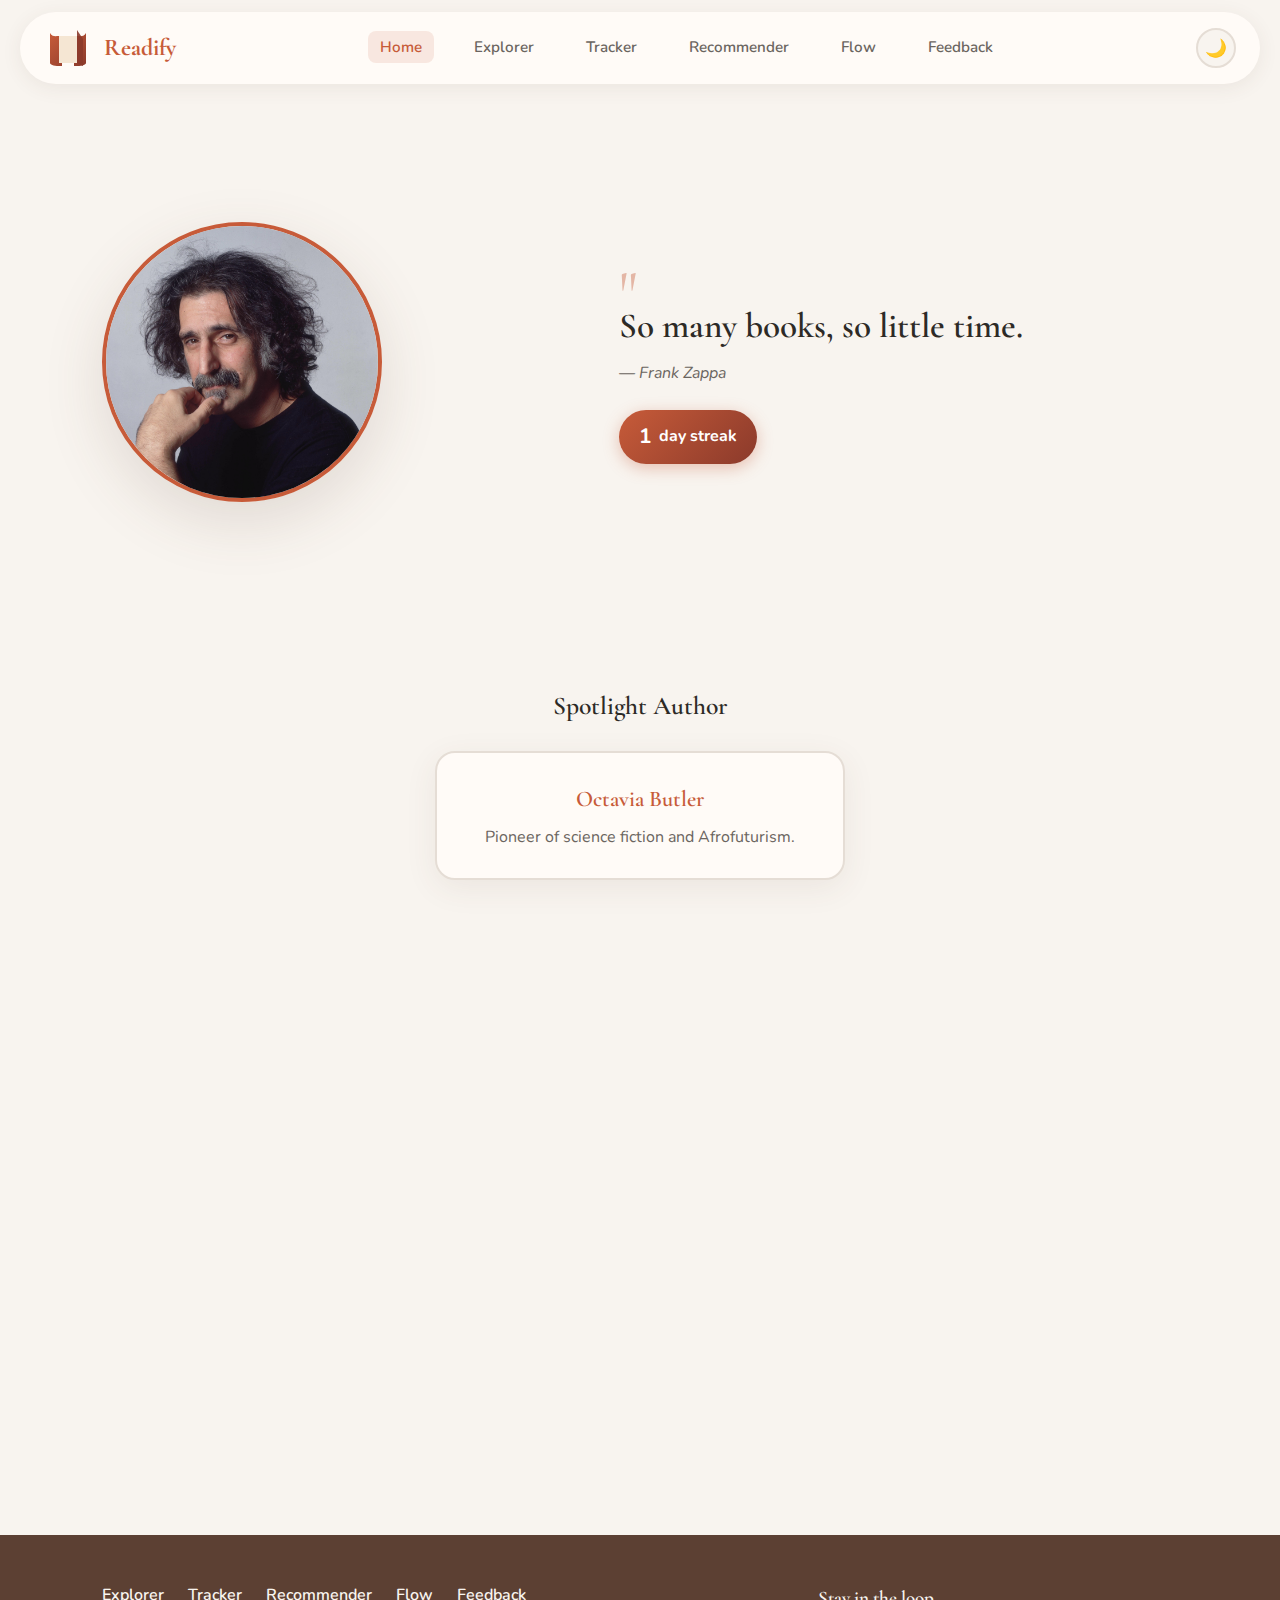
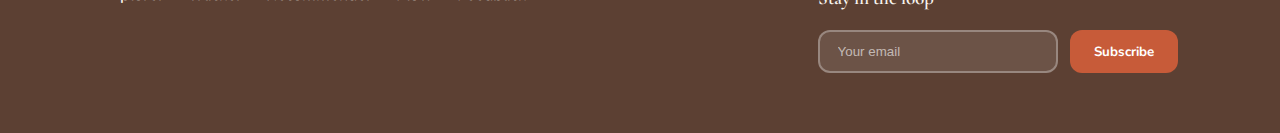
<file: index.html>
<!DOCTYPE html>
<html lang="en">
<head>
  <meta charset="UTF-8">
  <meta name="viewport" content="width=device-width, initial-scale=1.0">
  <meta name="description" content="Readify – Your cosy corner for book discovery, reading habits, and mindful reading sessions.">
  <title>Readify | Home</title>
  <link rel="stylesheet" href="Main.css">
  <link rel="stylesheet" href="Home.css">
  <link rel="icon" type="image/svg+xml" href="readify-logo.svg">
  <link rel="manifest" href="manifest.json">
</head>
<body>
<div id="page-loader" class="page-loader">
  <div class="loader-spinner"></div>
  <p>Loading...</p>
</div>
<header class="header">
  <a href="index.html" class="logo-link">
    <img src="readify-logo.svg" alt="Readify" class="logo">
    <span class="logo-text">Readify</span>
  </a>
  <nav class="nav">
    <ul class="nav-links">
      <li><a class="active" href="index.html">Home</a></li>
      <li><a href="Explorer_Page.html">Explorer</a></li>
      <li><a href="Tracker_Page.html">Tracker</a></li>
      <li><a href="Recommender_page.html">Recommender</a></li>
      <li><a href="Flow_Page.html">Flow</a></li>
      <li><a href="Feedback_Page.html">Feedback</a></li>
    </ul>
  </nav>
  <div class="header-actions">
    <button class="theme-toggle" type="button" onclick="toggleDarkMode()" aria-label="Toggle dark mode">🌙</button>
    <button class="hamburger" type="button" onclick="toggleMenu()" aria-label="Toggle menu">☰</button>
  </div>
</header>

<section class="hero">
  <div class="hero-image">
    <img id="quote-photo" src="https://i.pravatar.cc/300?img=1" alt="Author">
  </div>
  <div class="hero-text">
    <span class="quote-mark">"</span>
    <h1 id="quote-text">One must always be careful of books, and what is inside them.</h1>
    <p id="quote-author" class="quote-author">— Cassandra Clare</p>
    <div id="streakBadge" class="streak-badge">
      <span id="streakCount">0</span> day streak
    </div>
  </div>
</section>

<section class="author-of-day reveal-on-scroll">
  <h2>Spotlight Author</h2>
  <div class="author-card">
    <h3 id="author-name">—</h3>
    <p id="author-desc">—</p>
  </div>
</section>

<section class="features reveal-on-scroll">
  <h2>What You Can Do</h2>

  <div class="features-container">

    <a href="Explorer_Page.html" class="feature-link">
      <div class="feature-card">
        <div class="icon">📚</div>
        <h3>Explore Books</h3>
        <p>Browse our collection and filter by genre, title, or author to find your next read.</p>
      </div>
    </a>

    <a href="Tracker_Page.html" class="feature-link">
      <div class="feature-card">
        <div class="icon">📊</div>
        <h3>Track Progress</h3>
        <p>Log your pages and reading speed to see your completion % and estimated finish date.</p>
      </div>
    </a>

    <a href="Recommender_Page.html" class="feature-link">
      <div class="feature-card">
        <div class="icon">🎲</div>
        <h3>Get Recommendations</h3>
        <p>Pick genre and length – we'll randomly suggest a book and you can save it to your list.</p>
      </div>
    </a>

    <a href="Flow_Page.html" class="feature-link">
      <div class="feature-card">
        <div class="icon">🎧</div>
        <h3>Reading Flow</h3>
        <p>Turn on ambient sounds, track finished books, and focus on your reading sessions.</p>
      </div>
    </a>

  </div>
</section>


<footer class="footer">
  <div class="footer-links">
    <a href="Explorer_Page.html">Explorer</a>
    <a href="Tracker_Page.html">Tracker</a>
    <a href="Recommender_page.html">Recommender</a>
    <a href="Flow_Page.html">Flow</a>
    <a href="Feedback_Page.html">Feedback</a>
  </div>
  <div class="newsletter">
    <h3>Stay in the loop</h3>
    <form id="newsletterForm" onsubmit="saveEmail(); return false;">
      <input type="email" id="email" placeholder="Your email" required aria-label="Email address">
      <button type="submit">Subscribe</button>
    </form>
    <p id="msg" class="newsletter-msg"></p>
  </div>
</footer>

<script src="Main.js"></script>
</body>
</html>
</file>
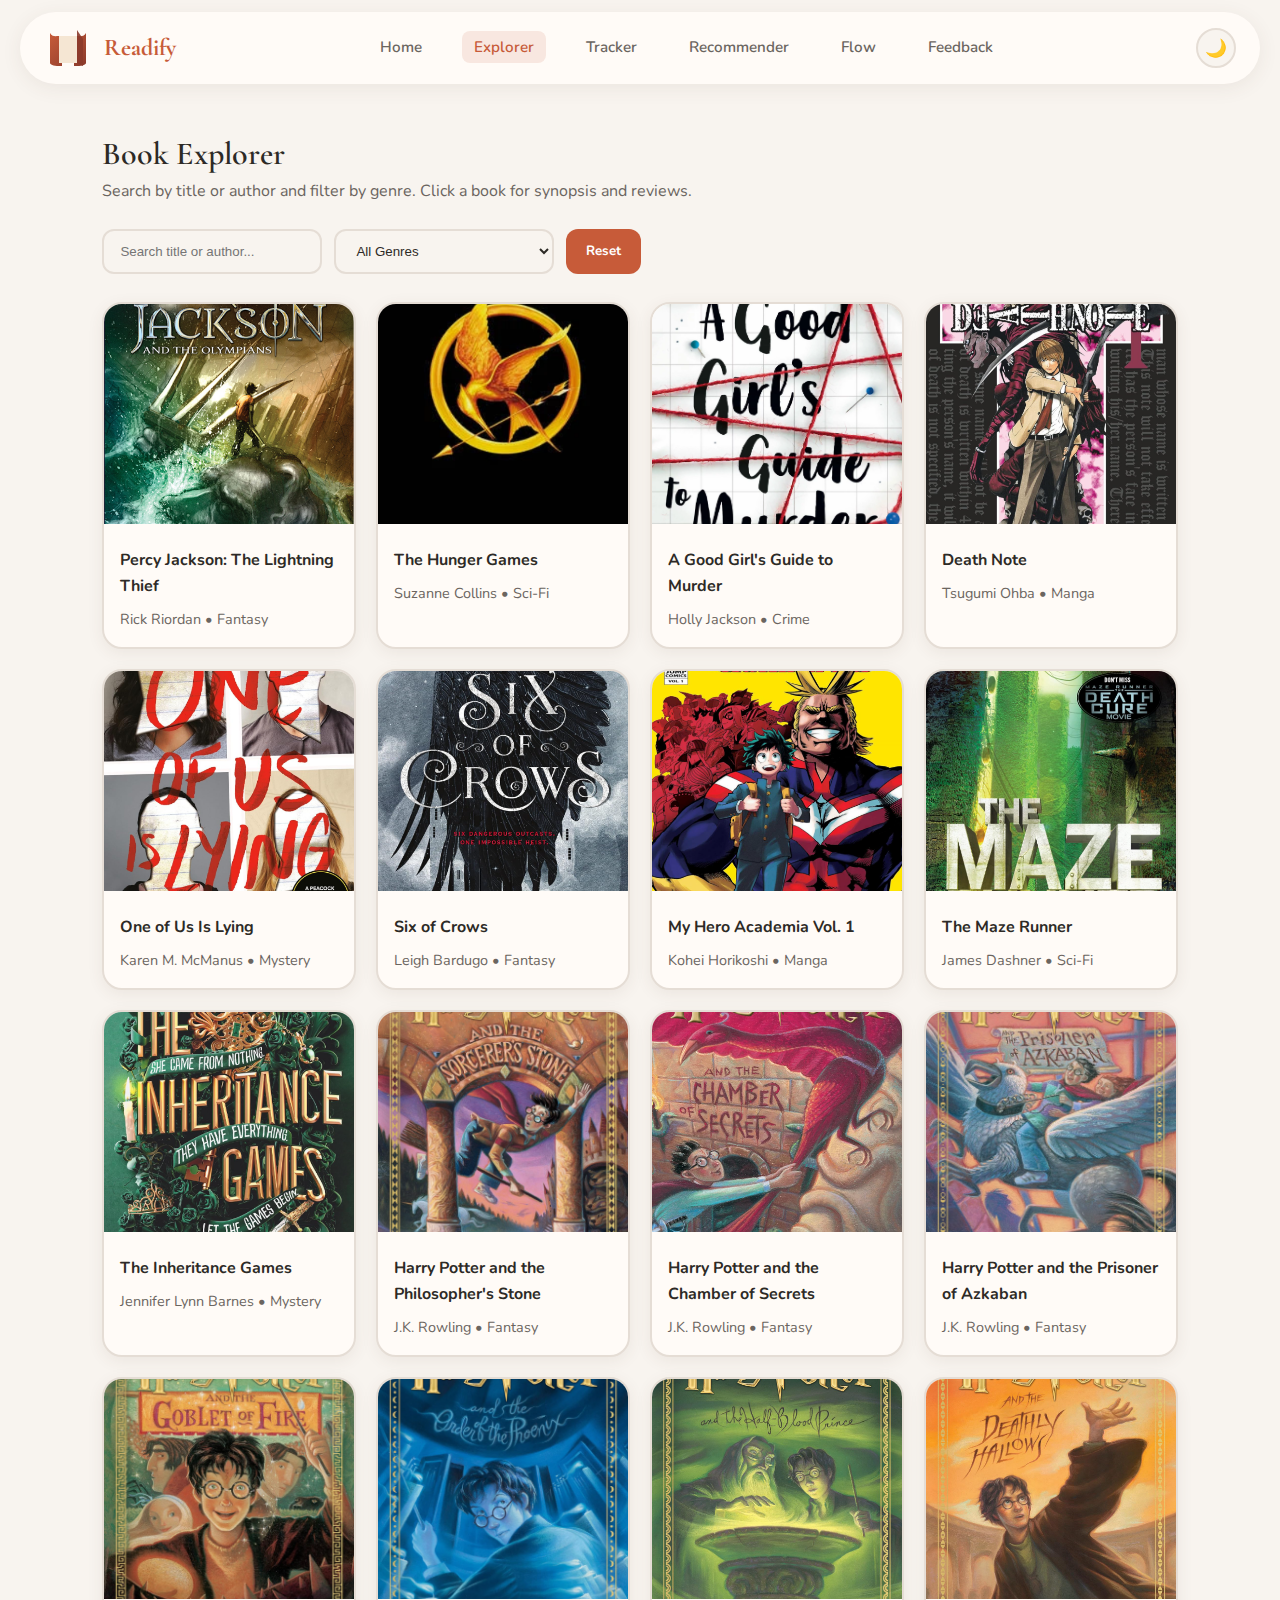
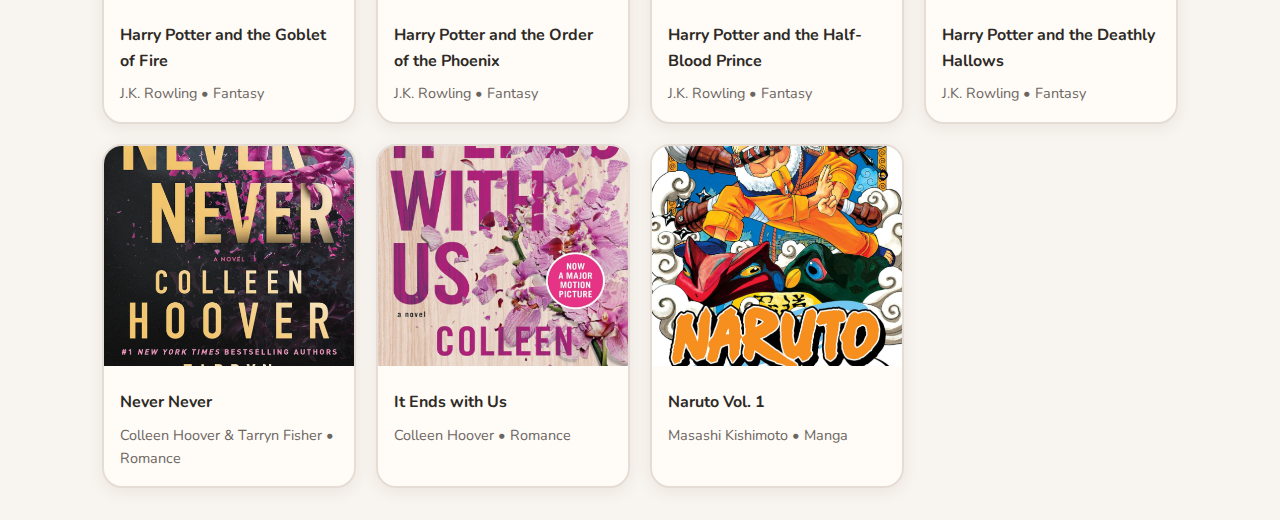
<file: Explorer_Page.html>
<!DOCTYPE html>
<html lang="en">
<head>
  <meta charset="UTF-8" />
  <meta name="viewport" content="width=device-width, initial-scale=1.0" />
  <title>Readify | Explorer</title>

  <link rel="stylesheet" href="Main.css">
  <link rel="stylesheet" href="Explorer.css">
  <link rel="icon" type="image/svg+xml" href="readify-logo.svg">
  <link rel="manifest" href="manifest.json">
</head>
<body>
<div id="page-loader" class="page-loader">
  <div class="loader-spinner"></div>
  <p>Loading...</p>
</div>
<header class="header">
  <a href="index.html" class="logo-link">
    <img src="readify-logo.svg" alt="Readify" class="logo">
    <span class="logo-text">Readify</span>
  </a>
  <nav class="nav">
    <ul class="nav-links">
      <li><a href="index.html">Home</a></li>
      <li><a class="active" href="Explorer_Page.html">Explorer</a></li>
      <li><a href="Tracker_Page.html">Tracker</a></li>
      <li><a href="Recommender_page.html">Recommender</a></li>
      <li><a href="Flow_Page.html">Flow</a></li>
      <li><a href="Feedback_Page.html">Feedback</a></li>
    </ul>
  </nav>
  <div class="header-actions">
    <button class="theme-toggle" type="button" onclick="toggleDarkMode()" aria-label="Toggle dark mode">🌙</button>
    <button class="hamburger" type="button" onclick="toggleMenu()" aria-label="Toggle menu">☰</button>
  </div>
</header>

<main class="container">
  <section class="page-head reveal-on-scroll">
    <h1>Book Explorer</h1>
    <p>Search by title or author and filter by genre. Click a book for synopsis and reviews.</p>
  </section>

  <section class="filters">
    <input id="searchInput" type="text" placeholder="Search title or author...">
    <select id="genreSelect">
      <option value="All">All Genres</option>
      <option value="Fantasy">Fantasy</option>
      <option value="Sci-Fi">Sci-Fi</option>
      <option value="Mystery">Mystery</option>
      <option value="Crime">Crime</option>
      <option value="Romance">Romance</option>
      <option value="Manga">Manga</option>
    </select>
    <button id="resetBtn" type="button">Reset</button>
  </section>

  <section>
    <div id="booksGrid" class="books-grid"></div>
  </section>
</main>

<!-- Modal -->
<div id="bookModal" class="modal" aria-hidden="true">
  <div class="modal-card" role="dialog" aria-modal="true">
    <button id="closeModal" class="modal-close" type="button">✕</button>

    <div class="modal-top">
      <img id="modalCover" class="modal-cover" alt="Book cover">
      <div class="modal-info">
        <h2 id="modalTitle"></h2>
        <p id="modalAuthor"></p>
        <p id="modalGenre" class="muted"></p>
      </div>
    </div>

    <h3>Synopsis</h3>
    <p id="modalSynopsis"></p>

    <h3>Sequels / Prequels</h3>
    <ul id="modalSeries"></ul>

    <h3>Ratings / Reviews</h3>
    <table class="reviews">
      <thead>
        <tr><th>Reviewer</th><th>Rating</th><th>Comment</th></tr>
      </thead>
      <tbody id="modalReviews"></tbody>
    </table>
  </div>
</div>

<script src="Main.js"></script>
</body>
</html>
</file>
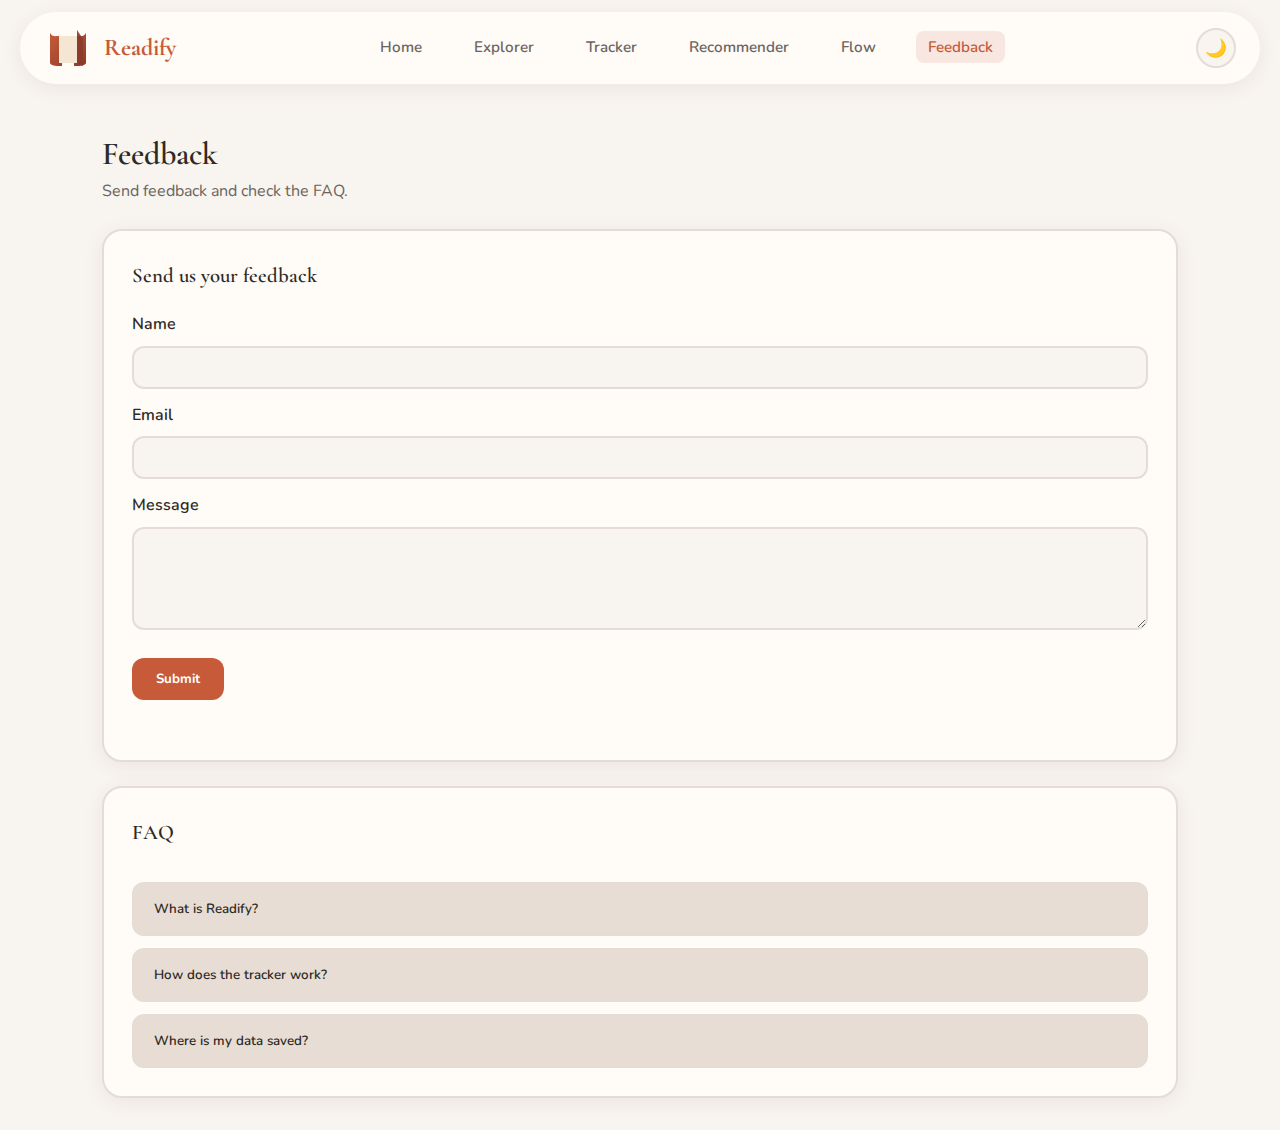
<file: Feedback_Page.html>
<!DOCTYPE html>
<html lang="en">
<head>
  <meta charset="UTF-8" />
  <meta name="viewport" content="width=device-width, initial-scale=1.0" />
  <title>Readify | Feedback</title>

  <link rel="stylesheet" href="Main.css">
  <link rel="stylesheet" href="Feedback.css">
  <link rel="icon" type="image/svg+xml" href="readify-logo.svg">
  <link rel="manifest" href="manifest.json">
</head>
<body>
<div id="page-loader" class="page-loader">
  <div class="loader-spinner"></div>
  <p>Loading...</p>
</div>
<header class="header">
  <a href="index.html" class="logo-link">
    <img src="readify-logo.svg" alt="Readify" class="logo">
    <span class="logo-text">Readify</span>
  </a>
  <nav class="nav">
    <ul class="nav-links">
      <li><a href="index.html">Home</a></li>
      <li><a href="Explorer_Page.html">Explorer</a></li>
      <li><a href="Tracker_Page.html">Tracker</a></li>
      <li><a href="Recommender_page.html">Recommender</a></li>
      <li><a href="Flow_Page.html">Flow</a></li>
      <li><a class="active" href="Feedback_Page.html">Feedback</a></li>
    </ul>
  </nav>
  <div class="header-actions">
    <button class="theme-toggle" type="button" onclick="toggleDarkMode()" aria-label="Toggle dark mode">🌙</button>
    <button class="hamburger" type="button" onclick="toggleMenu()" aria-label="Toggle menu">☰</button>
  </div>
</header>

<main class="container">
  <section class="page-head reveal-on-scroll">
    <h1>Feedback</h1>
    <p>Send feedback and check the FAQ.</p>
  </section>

  <section class="card">
    <h2>Send us your feedback</h2>

    <form id="feedbackForm" class="form">
      <label>Name</label>
      <input id="fbName" type="text" required>

      <label>Email</label>
      <input id="fbEmail" type="email" required>

      <label>Message</label>
      <textarea id="fbMessage" rows="5" required></textarea>

      <button type="submit">Submit</button>
      <p id="fbMsg" class="msg"></p>
    </form>
  </section>

  <section class="card">
    <h2>FAQ</h2>

    <div class="faq">
      <button class="faq-q" type="button">What is Readify?</button>
      <div class="faq-a">
        <p>Readify is a reading support website to explore books, track progress, and stay focused.</p>
      </div>

      <button class="faq-q" type="button">How does the tracker work?</button>
      <div class="faq-a">
        <p>The tracker calculates completion percentage and estimates finish time using your daily reading speed.</p>
      </div>

      <button class="faq-q" type="button">Where is my data saved?</button>
      <div class="faq-a">
        <p>Your newsletter, progress, reading list and feedback are stored using localStorage in your browser.</p>
      </div>
    </div>
  </section>
</main>

<script src="Main.js"></script>
</body>
</html>
</file>
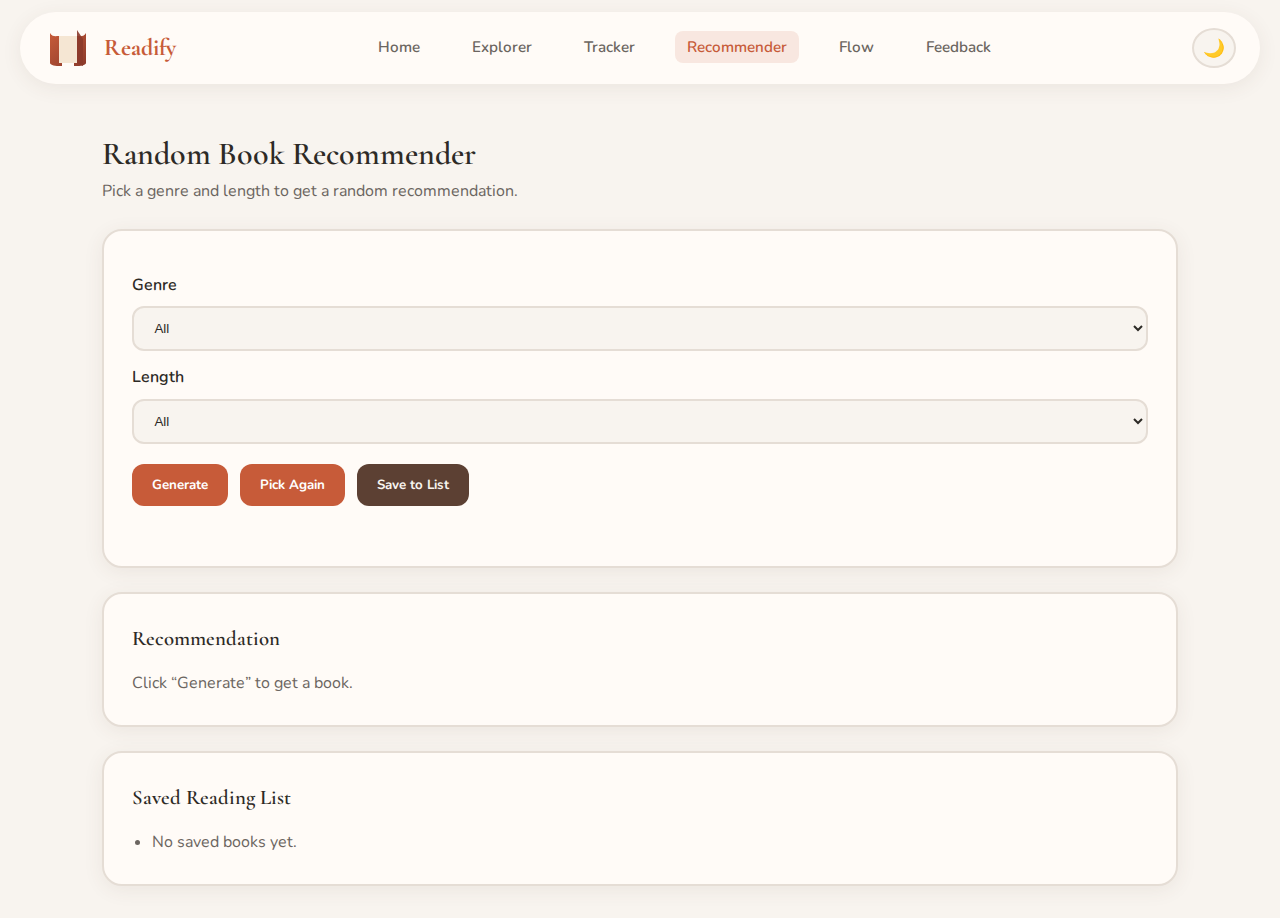
<file: Recommender_page.html>
<!DOCTYPE html>
<html lang="en">
<head>
  <meta charset="UTF-8" />
  <meta name="viewport" content="width=device-width, initial-scale=1.0" />
  <title>Readify | Recommender</title>

  <link rel="stylesheet" href="Main.css">
  <link rel="stylesheet" href="Recommender.css">
  <link rel="icon" type="image/svg+xml" href="readify-logo.svg">
  <link rel="manifest" href="manifest.json">
</head>
<body>
<div id="page-loader" class="page-loader">
  <div class="loader-spinner"></div>
  <p>Loading...</p>
</div>
<header class="header">
  <a href="index.html" class="logo-link">
    <img src="readify-logo.svg" alt="Readify" class="logo">
    <span class="logo-text">Readify</span>
  </a>
  <nav class="nav">
    <ul class="nav-links">
      <li><a href="index.html">Home</a></li>
      <li><a href="Explorer_Page.html">Explorer</a></li>
      <li><a href="Tracker_Page.html">Tracker</a></li>
      <li><a class="active" href="Recommender_page.html">Recommender</a></li>
      <li><a href="Flow_Page.html">Flow</a></li>
      <li><a href="Feedback_Page.html">Feedback</a></li>
    </ul>
  </nav>
  <div class="header-actions">
    <button class="theme-toggle" type="button" onclick="toggleDarkMode()" aria-label="Toggle dark mode">🌙</button>
    <button class="hamburger" type="button" onclick="toggleMenu()" aria-label="Toggle menu">☰</button>
  </div>
</header>

<main class="container">
  <section class="page-head reveal-on-scroll">
    <h1>Random Book Recommender</h1>
    <p>Pick a genre and length to get a random recommendation.</p>
  </section>

  <section class="rec-controls card">
    <label>Genre</label>
    <select id="recGenre">
      <option value="All">All</option>
      <option value="Fantasy">Fantasy</option>
      <option value="Sci-Fi">Sci-Fi</option>
      <option value="Mystery">Mystery</option>
      <option value="Crime">Crime</option>
      <option value="Romance">Romance</option>
      <option value="Manga">Manga</option>
    </select>

    <label>Length</label>
    <select id="recLength">
      <option value="All">All</option>
      <option value="Short">Short</option>
      <option value="Medium">Medium</option>
      <option value="Long">Long</option>
    </select>

    <div class="btn-row">
      <button id="pickBtn" type="button">Generate</button>
      <button id="pickAgainBtn" type="button" class="pick-again">Pick Again</button>
      <button id="saveRecBtn" class="secondary" type="button">Save to List</button>
    </div>

    <p id="recMsg" class="msg"></p>
  </section>

  <section class="card rec-result">
    <h2>Recommendation</h2>
    <div id="recBox" class="rec-box">
      <p class="muted">Click “Generate” to get a book.</p>
    </div>
  </section>

  <section class="card">
    <h2>Saved Reading List</h2>
    <ul id="savedList" class="saved-list"></ul>
  </section>
</main>

<script src="Main.js"></script>
</body>
</html>
</file>
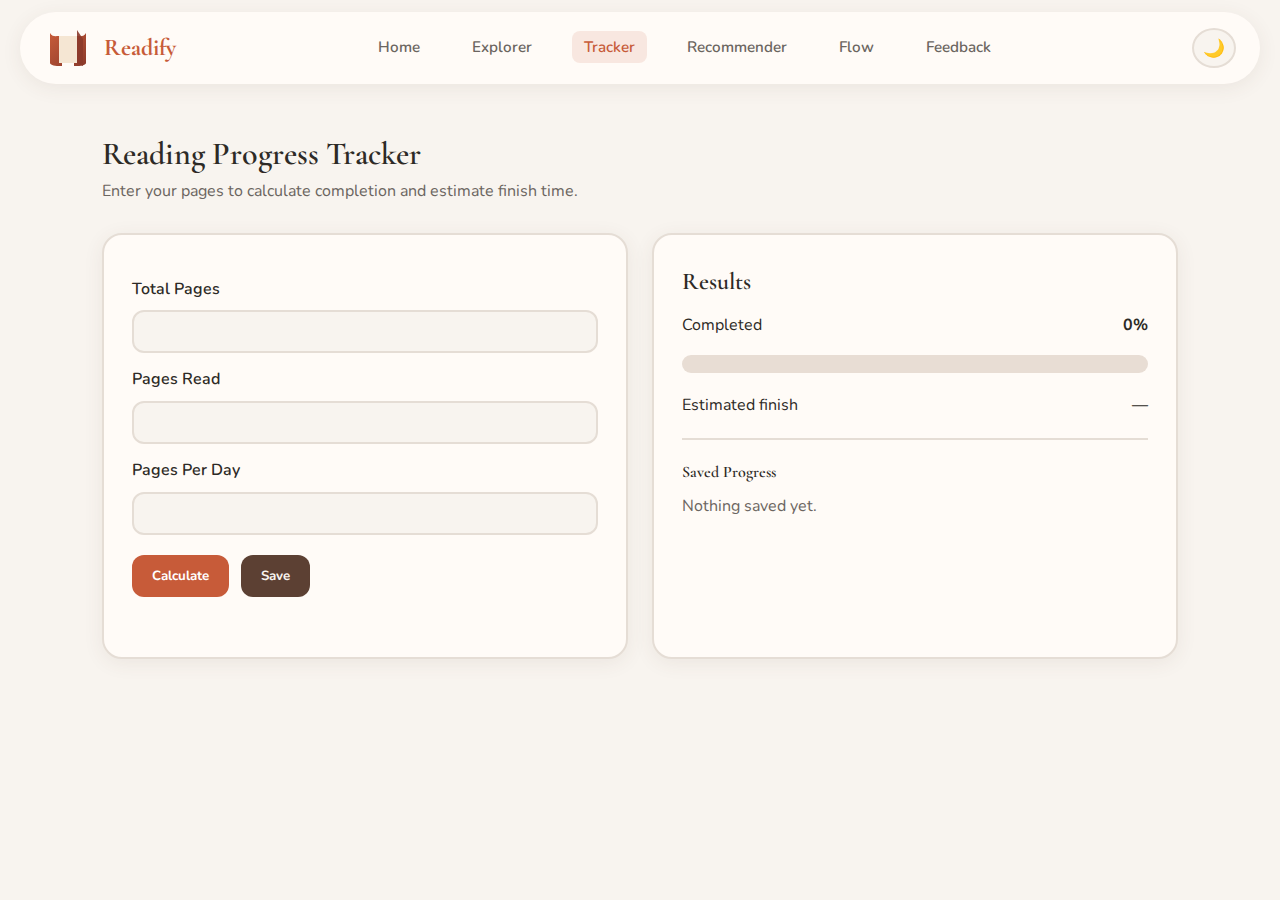
<file: Tracker_Page.html>
<!DOCTYPE html>
<html lang="en">
<head>
  <meta charset="UTF-8" />
  <meta name="viewport" content="width=device-width, initial-scale=1.0" />
  <title>Readify | Tracker</title>

  <link rel="stylesheet" href="Main.css">
  <link rel="stylesheet" href="Tracker.css">
  <link rel="icon" type="image/svg+xml" href="readify-logo.svg">
  <link rel="manifest" href="manifest.json">
</head>
<body>
<div id="page-loader" class="page-loader">
  <div class="loader-spinner"></div>
  <p>Loading...</p>
</div>
<header class="header">
  <a href="index.html" class="logo-link">
    <img src="readify-logo.svg" alt="Readify" class="logo">
    <span class="logo-text">Readify</span>
  </a>
  <nav class="nav">
    <ul class="nav-links">
      <li><a href="index.html">Home</a></li>
      <li><a href="Explorer_Page.html">Explorer</a></li>
      <li><a class="active" href="Tracker_Page.html">Tracker</a></li>
      <li><a href="Recommender_page.html">Recommender</a></li>
      <li><a href="Flow_Page.html">Flow</a></li>
      <li><a href="Feedback_Page.html">Feedback</a></li>
    </ul>
  </nav>
  <div class="header-actions">
    <button class="theme-toggle" type="button" onclick="toggleDarkMode()" aria-label="Toggle dark mode">🌙</button>
    <button class="hamburger" type="button" onclick="toggleMenu()" aria-label="Toggle menu">☰</button>
  </div>
</header>

<main class="container">
  <section class="page-head reveal-on-scroll">
    <h1>Reading Progress Tracker</h1>
    <p>Enter your pages to calculate completion and estimate finish time.</p>
  </section>

  <section class="tracker-grid">
    <form id="trackerForm" class="card">
      <label for="totalPages">Total Pages</label>
      <input id="totalPages" type="number" min="1" required>

      <label for="pagesRead">Pages Read</label>
      <input id="pagesRead" type="number" min="0" required>

      <label for="pagesPerDay">Pages Per Day</label>
      <input id="pagesPerDay" type="number" min="1" required>

      <div class="btn-row">
        <button type="submit">Calculate</button>
        <button id="saveBtn" class="secondary" type="button">Save</button>
      </div>

      <p id="trackerMsg" class="msg"></p>
    </form>

    <div class="card">
      <h2>Results</h2>

      <div class="row">
        <span>Completed</span>
        <strong id="percentOut">0%</strong>
      </div>

      <div class="bar-wrap">
        <div id="bar" class="bar"></div>
      </div>

      <div class="row">
        <span>Estimated finish</span>
        <strong id="finishOut">—</strong>
      </div>

      <div class="saved">
        <h3>Saved Progress</h3>
        <p id="savedOut">Nothing saved yet.</p>
      </div>
    </div>
  </section>
</main>

<script src="Main.js"></script>
</body>
</html>
</file>
<file: Main.css>
/* Readify - Warm Cosy Theme */
@import url('https://fonts.googleapis.com/css2?family=Cormorant+Garamond:ital,wght@0,500;0,600;0,700;1,500&family=Nunito:wght@400;600;700&display=swap');

:root {
  --cream: #F8F4EF;
  --warm-white: #FFFBF7;
  --terracotta: #C75B39;
  --terracotta-dark: #8B3A2B;
  --mocha: #5C4033;
  --sand: #E8DDD4;
  --sage: #7D9B76;
  --text: #2D2A26;
  --text-muted: #6B6560;
  --card-bg: #FFFBF7;
  --border: #E5DDD5;
  --shadow: rgba(92, 64, 51, 0.08);
  --shadow-hover: rgba(92, 64, 51, 0.15);
}

/* Dark mode */
body.dark-mode {
  --cream: #2D2A26;
  --warm-white: #1E1C1A;
  --terracotta: #E07A5F;
  --terracotta-dark: #C75B39;
  --mocha: #E8DDD4;
  --sand: #3D3835;
  --sage: #81B29A;
  --text: #F8F4EF;
  --text-muted: #B8B0A8;
  --card-bg: #36332F;
  --border: #4A4540;
  --shadow: rgba(0, 0, 0, 0.3);
  --shadow-hover: rgba(0, 0, 0, 0.5);
}

* {
  margin: 0;
  padding: 0;
  box-sizing: border-box;
}

/* Page loading overlay */
.page-loader {
  position: fixed;
  inset: 0;
  background: var(--cream);
  display: flex;
  flex-direction: column;
  align-items: center;
  justify-content: center;
  z-index: 9999;
  transition: opacity 0.4s ease, visibility 0.4s ease;
}

.page-loader.hidden {
  opacity: 0;
  visibility: hidden;
  pointer-events: none;
}

.page-loader .loader-spinner {
  width: 48px;
  height: 48px;
  border: 4px solid var(--border);
  border-top-color: var(--terracotta);
  border-radius: 50%;
  animation: loader-spin 0.9s linear infinite;
}

.page-loader p {
  margin-top: 16px;
  color: var(--text-muted);
  font-weight: 600;
}

@keyframes loader-spin {
  to { transform: rotate(360deg); }
}

body {
  font-family: 'Nunito', sans-serif;
  line-height: 1.6;
  background: var(--cream);
  color: var(--text);
  transition: background 0.4s ease, color 0.4s ease;
}

h1, h2, h3 {
  font-family: 'Cormorant Garamond', serif;
  font-weight: 600;
}

.logo {
  width: 48px;
  height: 48px;
}

.logo-text {
  font-family: 'Cormorant Garamond', serif;
  font-size: 1.5rem;
  font-weight: 700;
  color: var(--terracotta);
}

/* Header - pill style */
header {
  display: flex;
  justify-content: space-between;
  align-items: center;
  background: var(--card-bg);
  padding: 12px 24px;
  margin: 12px 20px;
  border-radius: 999px;
  box-shadow: 0 4px 20px var(--shadow);
  transition: background 0.4s ease, box-shadow 0.4s ease;
}

header .logo-link {
  display: flex;
  align-items: center;
  gap: 12px;
  text-decoration: none;
}

header .logo-link:hover .logo-text {
  color: var(--terracotta-dark);
}

.nav {
  flex: 1;
  display: flex;
  justify-content: center;
}

.nav-links {
  list-style: none;
  display: flex;
  gap: 28px;
  padding: 0;
  margin: 0;
}

.nav-links li a {
  text-decoration: none;
  color: var(--text-muted);
  font-weight: 600;
  font-size: 0.95rem;
  padding: 6px 12px;
  border-radius: 8px;
  transition: color 0.2s, background 0.2s;
}

.nav-links li a:hover {
  color: var(--terracotta);
  background: var(--sand);
}

nav a.active {
  color: var(--terracotta) !important;
  background: rgba(199, 91, 57, 0.12) !important;
}

/* Dark mode & hamburger row */
.header-actions {
  display: flex;
  align-items: center;
  gap: 12px;
}

.theme-toggle {
  width: 40px;
  height: 40px;
  border-radius: 50%;
  border: 2px solid var(--border);
  background: var(--cream);
  cursor: pointer;
  font-size: 1.1rem;
  display: flex;
  align-items: center;
  justify-content: center;
  transition: all 0.2s;
}

.theme-toggle:hover {
  border-color: var(--terracotta);
  background: var(--sand);
}

.hamburger {
  display: none;
  font-size: 1.4rem;
  background: none;
  border: none;
  cursor: pointer;
  padding: 8px;
  color: var(--text);
}

@media (max-width: 768px) {
  header {
    margin: 12px;
    border-radius: 16px;
    flex-wrap: wrap;
  }

  .hamburger { display: block; }

  .nav {
    position: fixed;
    top: 90px;
    left: 12px;
    right: 12px;
    background: var(--card-bg);
    border-radius: 16px;
    padding: 20px;
    box-shadow: 0 8px 32px var(--shadow);
    flex-direction: column;
    transform: translateY(-150%);
    opacity: 0;
    pointer-events: none;
    transition: transform 0.3s ease, opacity 0.3s ease;
    z-index: 100;
  }

  .nav.active {
    transform: translateY(0);
    opacity: 1;
    pointer-events: auto;
  }

  .nav-links {
    flex-direction: column;
    gap: 8px;
  }
}

html { scroll-behavior: smooth; }

.reveal-on-scroll {
  opacity: 0;
  transform: translateY(24px);
  transition: opacity 0.6s ease, transform 0.6s ease;
}

.reveal-on-scroll.revealed {
  opacity: 1;
  transform: translateY(0);
}

.feature-link {
  text-decoration: none;
  color: inherit;
  display: block;
}

.feature-link:hover .feature-card {
  transform: translateY(-4px);
  transition: transform 0.2s ease;
}
</file>
<file: Home.css>
/* Home - reversed hero, streak badge, new card style */

.hero {
  display: grid;
  grid-template-columns: 0.9fr 1.1fr;
  align-items: center;
  padding: 60px 8%;
  gap: 60px;
  min-height: 60vh;
}

.hero-image {
  order: 1;
}

.hero-image img {
  width: 100%;
  max-width: 280px;
  height: 280px;
  object-fit: cover;
  border-radius: 50%;
  box-shadow: 0 20px 60px rgba(92, 64, 51, 0.15);
  border: 4px solid var(--terracotta);
}

.hero-text {
  order: 2;
}

.hero-text .quote-mark {
  font-family: 'Cormorant Garamond', serif;
  font-size: 4rem;
  color: var(--terracotta);
  opacity: 0.4;
  line-height: 0.8;
}

.hero-text h1 {
  font-size: 2.2rem;
  font-weight: 600;
  color: var(--text);
  margin: -20px 0 12px;
  line-height: 1.3;
}

.hero-text .quote-author {
  font-style: italic;
  color: var(--text-muted);
  font-size: 1rem;
}

/* Reading streak - NEW */
.streak-badge {
  display: inline-flex;
  align-items: center;
  gap: 8px;
  background: linear-gradient(135deg, var(--terracotta), var(--terracotta-dark));
  color: white;
  padding: 10px 20px;
  border-radius: 999px;
  margin-top: 24px;
  font-weight: 700;
  box-shadow: 0 4px 16px rgba(199, 91, 57, 0.35);
}

.streak-badge span {
  font-size: 1.3rem;
}

/* Author of the day - pill card */
.author-of-day {
  padding: 50px 8%;
  text-align: center;
}

.author-of-day h2 {
  font-size: 1.6rem;
  margin-bottom: 24px;
  color: var(--text);
}

.author-card {
  display: inline-flex;
  flex-direction: column;
  padding: 28px 48px;
  background: var(--card-bg);
  border-radius: 20px;
  border: 2px solid var(--border);
  box-shadow: 0 8px 32px var(--shadow);
  transition: transform 0.3s, box-shadow 0.3s;
}

.author-card:hover {
  transform: translateY(-4px);
  box-shadow: 0 12px 40px var(--shadow-hover);
}

.author-card h3 {
  font-size: 1.4rem;
  margin-bottom: 8px;
  color: var(--terracotta);
}

.author-card p {
  color: var(--text-muted);
}

/* Features - masonry-like grid */
.features {
  padding: 80px 8%;
  text-align: center;
}

.features h2 {
  font-size: 2rem;
  margin-bottom: 48px;
  color: var(--text);
}

.features-container {
  display: grid;
  grid-template-columns: repeat(auto-fit, minmax(220px, 1fr));
  gap: 24px;
  max-width: 1000px;
  margin: 0 auto;
}

.feature-card {
  padding: 32px 24px;
  background: var(--card-bg);
  border-radius: 20px;
  border: 2px solid var(--border);
  text-align: center;
  transition: all 0.3s ease;
}

.feature-card:hover {
  transform: translateY(-6px) scale(1.02);
  border-color: var(--terracotta);
  box-shadow: 0 12px 40px var(--shadow-hover);
}

.feature-card .icon {
  width: 48px;
  height: 48px;
  margin: 0 auto 16px;
  background: linear-gradient(135deg, var(--terracotta), var(--terracotta-dark));
  border-radius: 12px;
  display: flex;
  align-items: center;
  justify-content: center;
  color: white;
  font-size: 1.4rem;
}

.feature-card h3 {
  font-size: 1.2rem;
  margin-bottom: 12px;
  color: var(--text);
}

.feature-card p {
  color: var(--text-muted);
  font-size: 0.95rem;
  line-height: 1.5;
}

/* Footer - split layout */
.footer {
  padding: 48px 8%;
  background: var(--mocha);
  color: var(--cream);
  margin-top: 80px;
  display: grid;
  grid-template-columns: 1fr auto;
  gap: 48px;
  align-items: start;
}

.footer-links {
  display: flex;
  gap: 24px;
  flex-wrap: wrap;
}

.footer-links a {
  color: var(--cream);
  text-decoration: none;
  font-weight: 600;
}

.footer-links a:hover {
  color: var(--terracotta);
  text-decoration: underline;
}

.newsletter h3 {
  margin-bottom: 16px;
  font-size: 1.2rem;
}

.newsletter form {
  display: flex;
  gap: 12px;
  flex-wrap: wrap;
}

.newsletter input {
  padding: 12px 18px;
  border: 2px solid rgba(255,255,255,0.3);
  border-radius: 12px;
  min-width: 240px;
  background: rgba(255,255,255,0.1);
  color: var(--cream);
}

.newsletter input::placeholder {
  color: rgba(255,255,255,0.6);
}

.newsletter button {
  padding: 12px 24px;
  background: var(--terracotta);
  color: white;
  border: none;
  border-radius: 12px;
  cursor: pointer;
  font-weight: 700;
  font-family: inherit;
}

.newsletter button:hover {
  background: var(--terracotta-dark);
}

.newsletter-msg {
  margin-top: 12px;
  color: rgba(255,255,255,0.9);
}

@media (max-width: 768px) {
  .hero {
    grid-template-columns: 1fr;
    gap: 32px;
    padding: 40px 5%;
  }

  .hero-image { order: 1; }
  .hero-text { order: 2; }

  .hero-text h1 { font-size: 1.6rem; }

  .features-container {
    grid-template-columns: 1fr;
  }

  .footer {
    grid-template-columns: 1fr;
  }
}
</file>
<file: Explorer.css>
.container { padding: 32px 8%; }

.page-head h1 { font-family: 'Cormorant Garamond', serif; font-size: 2rem; }
.page-head p { color: var(--text-muted); }

.filters {
  display: flex;
  flex-wrap: wrap;
  gap: 12px;
  margin: 24px 0 28px;
}

.filters input, .filters select {
  padding: 12px 16px;
  border: 2px solid var(--border);
  border-radius: 12px;
  min-width: 220px;
  background: var(--cream);
  color: var(--text);
}

.filters button {
  padding: 12px 20px;
  border: none;
  border-radius: 12px;
  background: var(--terracotta);
  color: white;
  cursor: pointer;
  font-weight: 700;
  font-family: inherit;
}

.filters button:hover { background: var(--terracotta-dark); }

.books-grid {
  display: grid;
  grid-template-columns: repeat(4, 1fr);
  gap: 20px;
}

.book-card {
  border: 2px solid var(--border);
  border-radius: 20px;
  overflow: hidden;
  background: var(--card-bg);
  cursor: pointer;
  transition: all 0.3s ease;
  box-shadow: 0 4px 16px var(--shadow);
}

.book-card:hover {
  transform: translateY(-8px);
  border-color: var(--terracotta);
  box-shadow: 0 12px 32px var(--shadow-hover);
}

.book-card img {
  width: 100%;
  height: 220px;
  object-fit: cover;
}

.book-card .info { padding: 16px; }
.book-card .title { margin: 0 0 8px; font-weight: 700; font-size: 1rem; color: var(--text); }
.book-card .meta { margin: 0; color: var(--text-muted); font-size: 0.9rem; }

.modal {
  display: none;
  position: fixed;
  inset: 0;
  background: rgba(0,0,0,0.5);
  padding: 24px;
}

.modal.show { display: flex; align-items: center; justify-content: center; }

.modal-card {
  max-width: 700px;
  width: 100%;
  background: var(--card-bg);
  border-radius: 24px;
  padding: 28px;
  position: relative;
  border: 2px solid var(--border);
  max-height: 90vh;
  overflow-y: auto;
}

.modal-close {
  position: absolute;
  right: 16px;
  top: 16px;
  width: 40px;
  height: 40px;
  border: none;
  background: var(--sand);
  border-radius: 50%;
  font-size: 1.2rem;
  cursor: pointer;
  color: var(--text);
}

.modal-top { display: flex; gap: 24px; align-items: flex-start; }
.modal-cover {
  width: 140px;
  height: 200px;
  object-fit: cover;
  border-radius: 12px;
  border: 2px solid var(--border);
}

.modal-card h3 { margin: 20px 0 10px; font-size: 1.1rem; color: var(--terracotta); }
.modal-card p, .modal-card ul { color: var(--text); }

.reviews { width: 100%; border-collapse: collapse; margin-top: 12px; }
.reviews th, .reviews td {
  border: 1px solid var(--border);
  padding: 12px;
  text-align: left;
  background: var(--cream);
}

.muted { color: var(--text-muted); }

@media (max-width: 1000px) { .books-grid { grid-template-columns: repeat(2, 1fr); } }
@media (max-width: 650px) {
  .container { padding: 24px; }
  .books-grid { grid-template-columns: 1fr; }
  .modal-top { flex-direction: column; }
}
</file>
<file: Feedback.css>
.container { padding: 32px 8%; }

.page-head h1 { font-family: 'Cormorant Garamond', serif; font-size: 2rem; }
.page-head p { color: var(--text-muted); }

.card {
  border: 2px solid var(--border);
  border-radius: 20px;
  background: var(--card-bg);
  padding: 28px;
  margin-top: 24px;
  box-shadow: 0 4px 20px var(--shadow);
}

.card h2 { margin-bottom: 20px; font-size: 1.3rem; color: var(--text); }

.form label { display: block; margin-top: 14px; margin-bottom: 8px; font-weight: 600; }

.form input, .form textarea {
  width: 100%;
  padding: 12px 16px;
  border: 2px solid var(--border);
  border-radius: 12px;
  background: var(--cream);
  color: var(--text);
}

.form button {
  margin-top: 20px;
  padding: 12px 24px;
  border: none;
  border-radius: 12px;
  background: var(--terracotta);
  color: white;
  cursor: pointer;
  font-weight: 700;
  font-family: inherit;
}

.form button:hover { background: var(--terracotta-dark); }

.msg { min-height: 20px; margin-top: 12px; }

.faq { margin-top: 16px; }

.faq-q {
  width: 100%;
  text-align: left;
  padding: 16px 20px;
  background: var(--sand);
  color: var(--text);
  margin-top: 12px;
  border: 2px solid var(--border);
  border-radius: 12px;
  cursor: pointer;
  font-weight: 600;
  font-family: inherit;
}

.faq-q:hover { background: var(--border); }

.faq-a {
  display: none;
  padding: 16px 20px;
  border: 2px solid var(--border);
  border-radius: 12px;
  margin-top: 8px;
  color: var(--text-muted);
  background: var(--cream);
}

.faq-a.show { display: block; }

@media (max-width: 900px) { .container { padding: 24px; } }
</file>
<file: Recommender.css>
.container { padding: 32px 8%; }

.page-head h1 { font-family: 'Cormorant Garamond', serif; font-size: 2rem; }
.page-head p { color: var(--text-muted); }

.card {
  border: 2px solid var(--border);
  border-radius: 20px;
  background: var(--card-bg);
  padding: 28px;
  margin-top: 24px;
  box-shadow: 0 4px 20px var(--shadow);
}

.card h2 { margin-bottom: 16px; font-size: 1.3rem; color: var(--text); }

label { display: block; margin-top: 14px; margin-bottom: 8px; font-weight: 600; }

select {
  width: 100%;
  padding: 12px 16px;
  border: 2px solid var(--border);
  border-radius: 12px;
  background: var(--cream);
  color: var(--text);
}

.btn-row { display: flex; gap: 12px; margin-top: 20px; flex-wrap: wrap; }

button {
  padding: 12px 20px;
  border: none;
  border-radius: 12px;
  background: var(--terracotta);
  color: white;
  cursor: pointer;
  font-weight: 700;
  font-family: inherit;
}

button:hover { background: var(--terracotta-dark); }

button.secondary { background: var(--mocha); color: var(--cream); }

.msg { min-height: 20px; margin-top: 12px; }

.rec-box {
  display: flex;
  gap: 20px;
  align-items: flex-start;
  flex-wrap: wrap;
}

.rec-box img {
  width: 120px;
  height: 170px;
  object-fit: cover;
  border-radius: 12px;
  border: 2px solid var(--border);
}

.muted { color: var(--text-muted); }

.saved-list { margin: 16px 0 0; padding-left: 20px; color: var(--text-muted); }

.pick-again-anim { animation: pickAgain 0.6s ease; }

@keyframes pickAgain {
  0% { transform: scale(1); }
  50% { transform: scale(1.08); }
  100% { transform: scale(1); }
}

button.pulse { animation: pulse 0.4s ease; }

@keyframes pulse {
  0% { transform: scale(1); }
  50% { transform: scale(1.05); }
  100% { transform: scale(1); }
}

@media (max-width: 900px) { .container { padding: 24px; } }
</file>
<file: Tracker.css>
.container { padding: 32px 8%; }

.page-head h1 { font-family: 'Cormorant Garamond', serif; font-size: 2rem; }
.page-head p { color: var(--text-muted); }

.tracker-grid {
  display: grid;
  grid-template-columns: 1fr 1fr;
  gap: 24px;
  margin-top: 28px;
}

.card {
  border: 2px solid var(--border);
  border-radius: 20px;
  background: var(--card-bg);
  padding: 28px;
  box-shadow: 0 4px 20px var(--shadow);
}

label { display: block; margin-top: 14px; margin-bottom: 8px; font-weight: 600; }

input {
  width: 100%;
  padding: 12px 16px;
  border: 2px solid var(--border);
  border-radius: 12px;
  background: var(--cream);
  color: var(--text);
}

.btn-row { display: flex; gap: 12px; margin-top: 20px; }

button {
  padding: 12px 20px;
  border: none;
  border-radius: 12px;
  background: var(--terracotta);
  color: white;
  cursor: pointer;
  font-weight: 700;
  font-family: inherit;
}

button:hover { background: var(--terracotta-dark); }

button.secondary {
  background: var(--mocha);
  color: var(--cream);
}

.msg { min-height: 20px; margin-top: 12px; }

.row { display: flex; justify-content: space-between; margin: 12px 0; align-items: center; }

.bar-wrap {
  width: 100%;
  height: 18px;
  background: var(--sand);
  border-radius: 999px;
  overflow: hidden;
  margin: 16px 0 20px;
}

.bar {
  width: 0%;
  height: 100%;
  background: linear-gradient(90deg, var(--terracotta), var(--terracotta-dark));
  transition: width 0.5s ease;
}

.saved {
  border-top: 2px solid var(--border);
  margin-top: 20px;
  padding-top: 20px;
  color: var(--text-muted);
}

.saved h3 { font-size: 1rem; margin-bottom: 8px; color: var(--text); }

@media (max-width: 900px) {
  .tracker-grid { grid-template-columns: 1fr; }
  .container { padding: 24px; }
}
</file>
